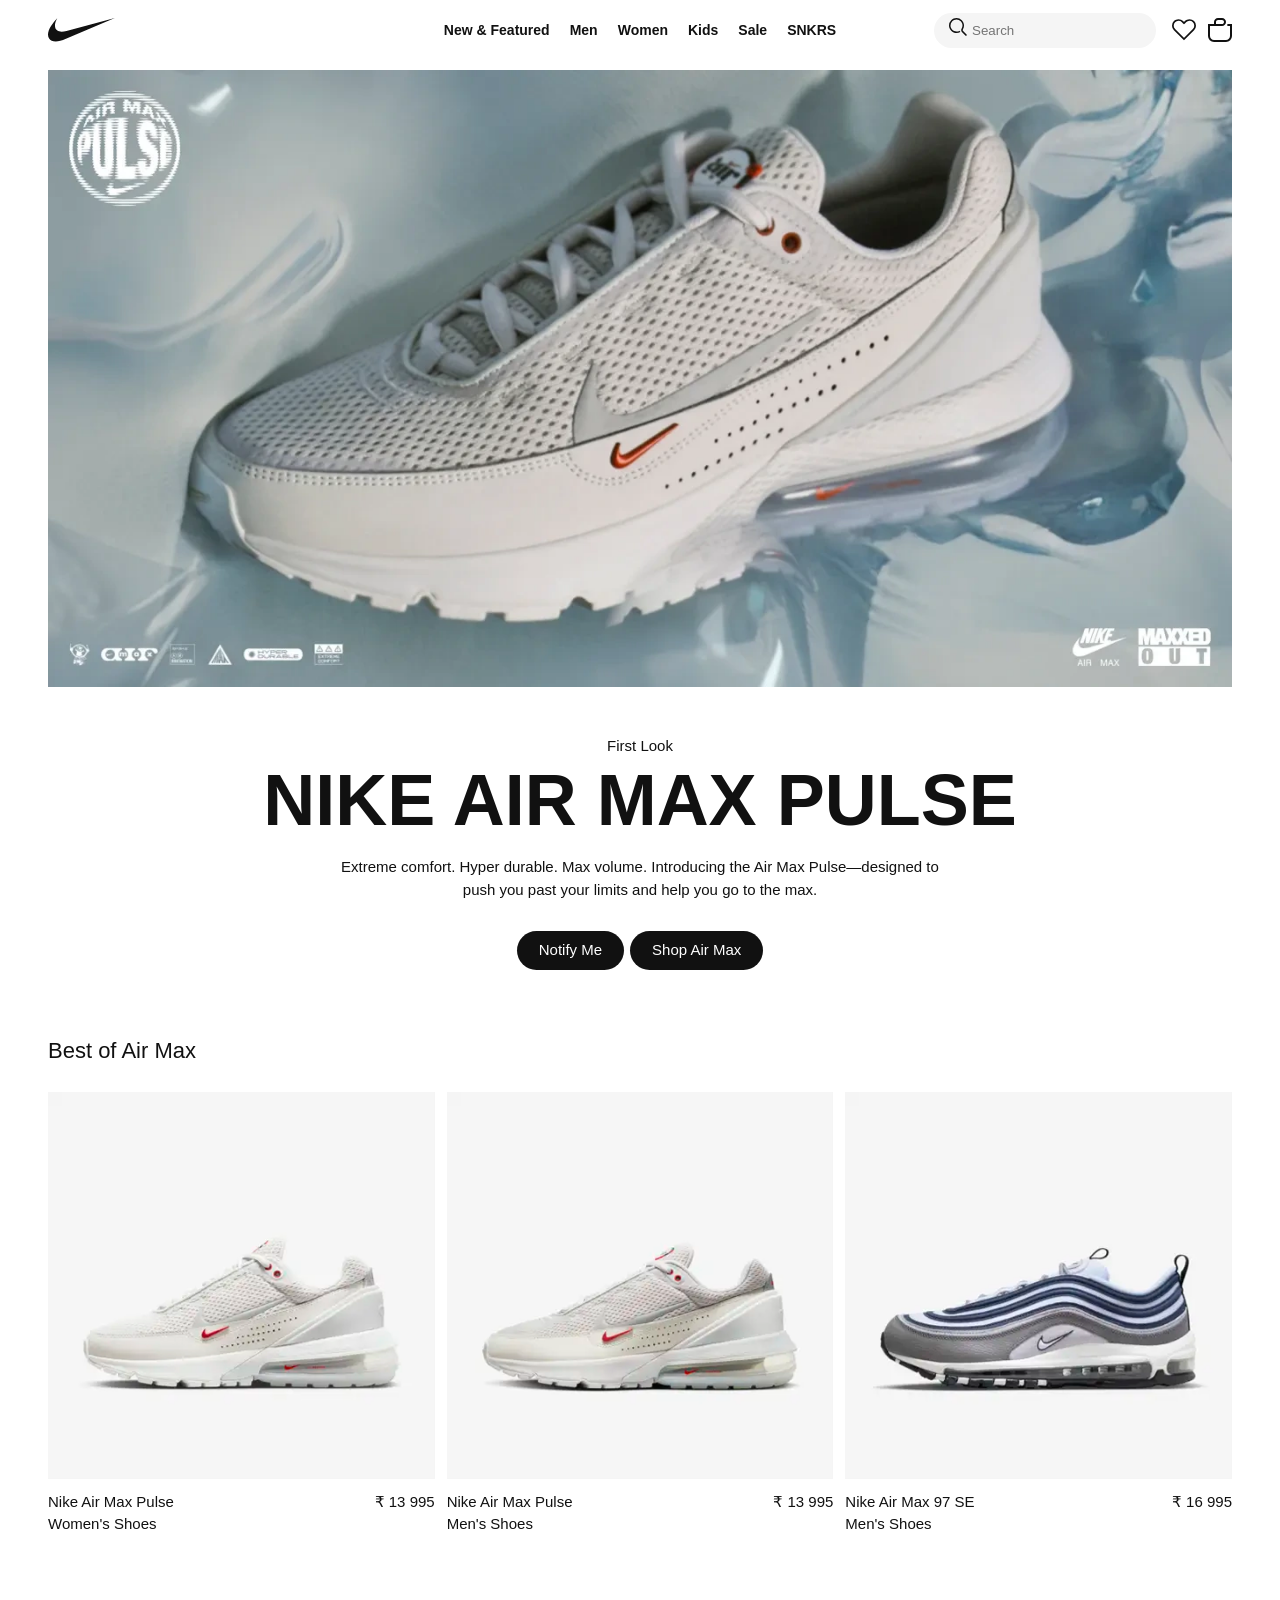
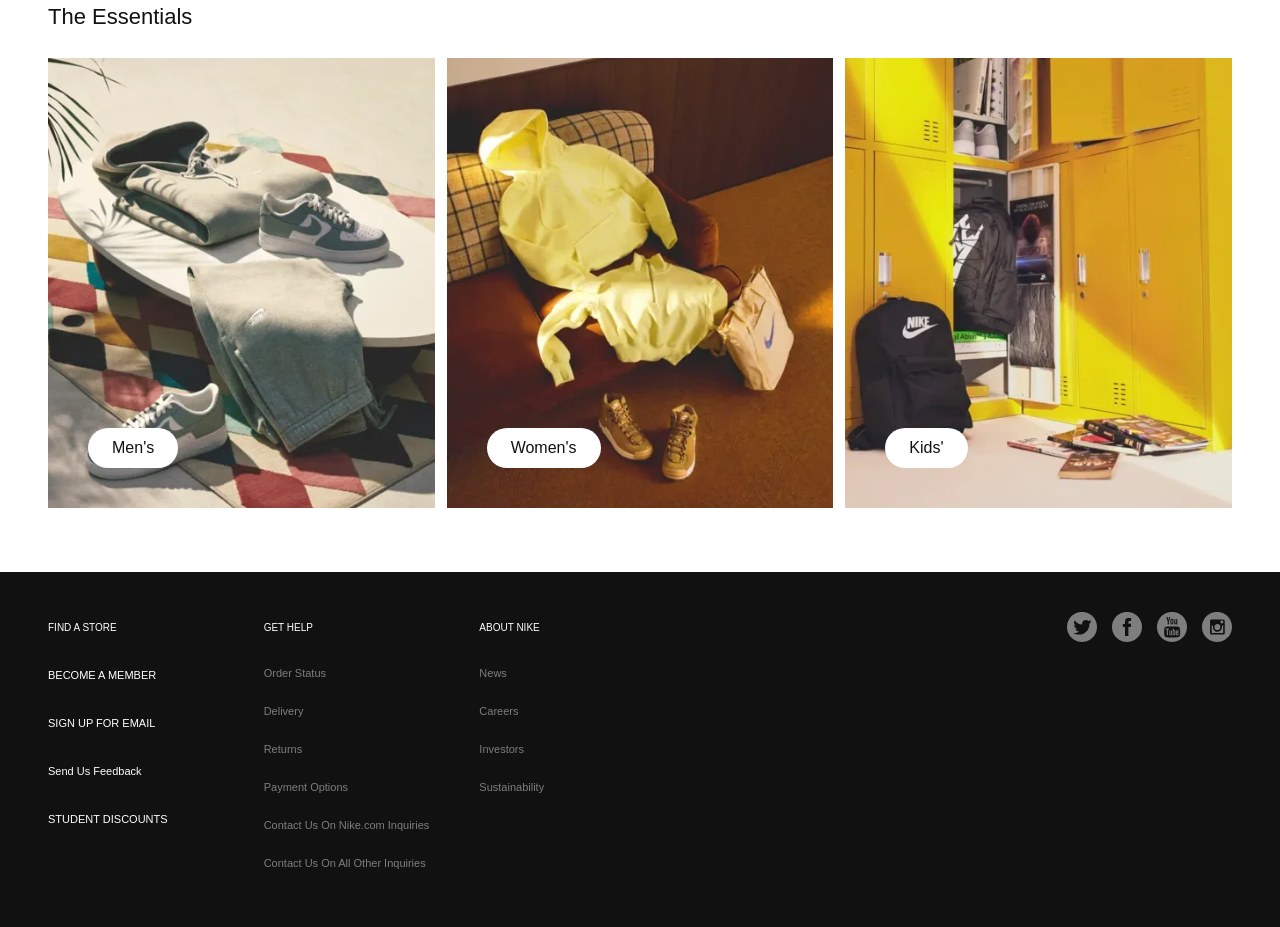
<file: проект/index.html>
<!DOCTYPE html>
<html lang="en">
<head>
	<meta charset="UTF-8">
	<meta name="viewport" content="width=device-width, initial-scale=1.0">
	<title>Nike</title>
	<link rel="stylesheet" href="css/style.css">
	<link rel="shortcut icon" href="img/nike_logo.svg" type="image/x-icon">
</head>
<body>

<header class="container">
	<a href="index.html" class="logo">
		<img src="img/nike_logo.svg" alt="Nike Logo">
	</a>
	<nav class="nav-links">
		<a href="#">New & Featured</a>
		<a href="shop.html">Men</a>
		<a href="#">Women</a>
		<a href="#">Kids</a>
		<a href="#">Sale</a>
		<a href="login.html">SNKRS</a>
	</nav>
	<div class="header-actions">
		<div class="search-bar">
			<label for="search">
				<img src="img/search_icon.svg" alt="🔍">
			</label>
			<input type="search" id="search" placeholder="Search">
		</div>
		<div class="icons">
			<img src="img/favorites_icon.svg" alt="♥️">
			<img src="img/shopping_bag_icon.svg" alt="👜">
		</div>
	</div>
</header>

<main>
	<div class="page-block hero">
		<div class="hero-img-container container">
			<img src="img/hero_air_max_pulse.webp" alt="Air Max Pulse Shoe Display">
		</div>
		<div class="hero-content container">
			<p >First Look</p>
			<h1 >Nike Air Max Pulse</h1>
			<p>Extreme comfort. Hyper durable. Max volume. Introducing the Air Max Pulse—designed to push you past your limits and help you go to the max.</p>
			<div class="btn-group">
				<a href="#" class="btn">Notify Me</a>
				<a href="#" class="btn">Shop Air Max</a>
			</div>
		</div>
	</div>

	<div class="page-block container">
		<h2 class="block-title uppercase">Best of Air Max</h2>
		<div class="grid product">
			<div class="card">
				<div class="img-wrapper">
					<img src="img/product_shoe_women_pulse.png" alt="Nike Air Max Pulse Women's">
				</div>
				<div class="info">
					<div class="details">
						<a href="#">Nike Air Max Pulse</a>
						<p>Women's Shoes</p>
					</div>
					<div class="price">₹ 13 995</div>
				</div>
			</div>
			<div class="card">
				<div class="img-wrapper">
					<img src="img/product_shoe_men_pulse.png" alt="Nike Air Max Pulse Men's">
				</div>
				<div class="info">
					<div class="details">
						<a href="#">Nike Air Max Pulse</a>
						<p>Men's Shoes</p>
					</div>
					<div class="price">₹ 13 995</div>
				</div>
			</div>
			<div class="card">
				<div class="img-wrapper">
					<img src="img/product_shoe_men_97.png" alt="Nike Air Max 97 SE">
				</div>
				<div class="info">
					<div class="details">
						<a href="#">Nike Air Max 97 SE</a>
						<p>Men's Shoes</p>
					</div>
					<div class="price">₹ 16 995</div>
				</div>
			</div>
		</div>
	</div>

	<div class="page-block container">
		<h2 class="block-title uppercase">The Essentials</h2>
		<div class="grid essentials">
			<div class="card essential-card">
				<img src="img/essential_mens_apparel.webp" alt="Men's Apparel">
				<a href="#" class="essential-btn">Men's</a>
			</div>
			<div class="card essential-card">
				<img src="img/essential_womens_apparel.webp" alt="Women's Apparel">
				<a href="#" class="essential-btn">Women's</a>
			</div>
			<div class="card essential-card">
				<img src="img/essential_kids_apparel.webp" alt="Kids' Apparel">
				<a href="#" class="essential-btn">Kids'</a>
			</div>
		</div>
	</div>
</main>

<footer>
	<div class="footer-content container">
		<div class="footer-links">
			<div class="footer-col">
				<h4 >FIND A STORE</h4>
				<ul>
					<li><h4 ><a href="#">BECOME A MEMBER</a></h4></li>
					<li><h4 ><a href="#">SIGN UP FOR EMAIL</a></h4></li>
					<li><h4><a href="#">Send Us Feedback</a></h4></li>
					<li><h4 ><a href="#">STUDENT DISCOUNTS</a></h4></li>
				</ul>
			</div>
			<div class="footer-col">
				<h4 >GET HELP</h4>
				<ul>
					<li><a href="#">Order Status</a></li>
					<li><a href="#">Delivery</a></li>
					<li><a href="#">Returns</a></li>
					<li><a href="#">Payment Options</a></li>
					<li><a href="#">Contact Us On Nike.com Inquiries</a></li>
					<li><a href="#">Contact Us On All Other Inquiries</a></li>
				</ul>
			</div>
			<div class="footer-col">
				<h4 >ABOUT NIKE</h4>
				<ul>
					<li><a href="#">News</a></li>
					<li><a href="#">Careers</a></li>
					<li><a href="#">Investors</a></li>
					<li><a href="#">Sustainability</a></li>
				</ul>
			</div>
		</div>
		<div class="social-icons">
			<a href="#" aria-label="Twitter">
				<img src="img/twitter.svg" alt="Twitter Logo">
			</a>
			<a href="#" aria-label="Facebook">
				<img src="img/facebook.svg" alt="Facebook Logo">
			</a>
			<a href="#" aria-label="YouTube">
				<img src="img/youtube.svg" alt="YouTube Logo">
			</a>
			<a href="#" aria-label="Instagram">
				<img src="img/instagram.svg" alt="Instagram Logo">
			</a>
		</div>
	</div>
</footer>

</body>
</html>
</file>
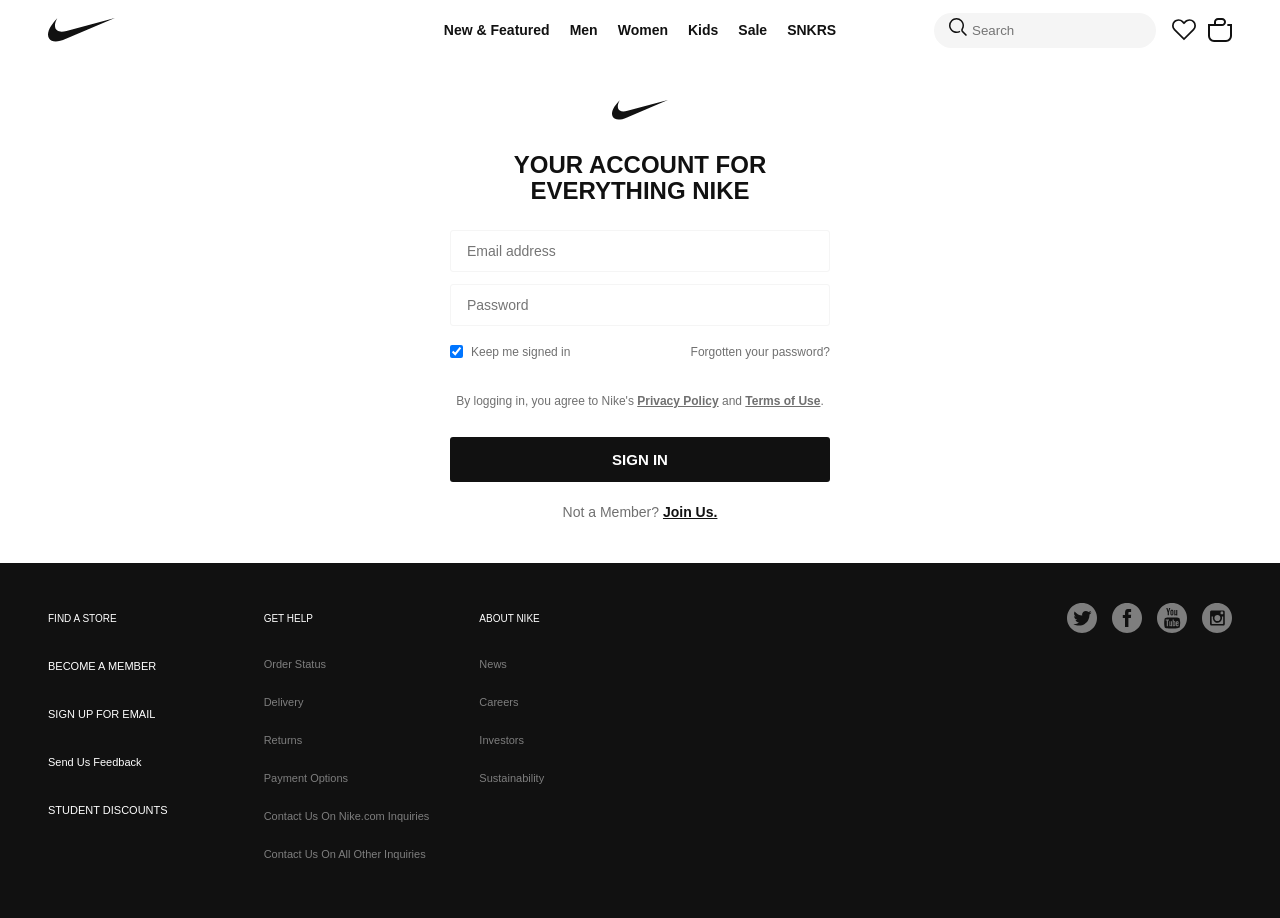
<file: проект/login.html>
<!DOCTYPE html>
<html lang="en">
<head>
  <meta charset="UTF-8">
  <meta name="viewport" content="width=device-width, initial-scale=1.0">
  <title>Nike - Login</title>
  <link rel="stylesheet" href="css/style.css">
  <link rel="shortcut icon" href="img/nike_logo.svg" type="image/x-icon">
</head>
<body>

<header class="container">
  <a href="index.html" class="logo">
    <img src="img/nike_logo.svg" alt="Nike Logo">
  </a>
  <nav class="nav-links">
    <a href="#">New & Featured</a>
    <a href="shop.html">Men</a>
    <a href="#">Women</a>
    <a href="#">Kids</a>
    <a href="#">Sale</a>
    <a href="login.html">SNKRS</a>
  </nav>
  <div class="header-actions">
    <div class="search-bar">
      <label for="search">
        <img src="img/search_icon.svg" alt="🔍">
      </label>
      <input type="search" id="search" placeholder="Search">
    </div>
    <div class="icons">
      <img src="img/favorites_icon.svg" alt="♥️">
      <img src="img/shopping_bag_icon.svg" alt="👜">
    </div>
  </div>
</header>

<main class="login-page">
  <div class="login-container">
    <img src="img/nike_logo.svg" alt="Nike" class="form-logo">
    <h2>YOUR ACCOUNT FOR EVERYTHING NIKE</h2>

    <form action="#" class="login-form">
      <input type="email" placeholder="Email address" required>
      <input type="password" placeholder="Password" required>

      <div class="form-help">
        <label class="checkbox-label">
          <input type="checkbox" checked>
          <span>Keep me signed in</span>
        </label>
        <a href="#">Forgotten your password?</a>
      </div>

      <p>
        By logging in, you agree to Nike's <a href="#">Privacy Policy</a> and <a href="#">Terms of Use</a>.
      </p>

      <button type="submit" class="btn-signin">SIGN IN</button>
    </form>

    <p>Not a Member? <a href="#">Join Us.</a></p>
  </div>
</main>

<footer>
  <div class="footer-content container">
    <div class="footer-links">
      <div class="footer-col">
        <h4 >FIND A STORE</h4>
        <ul>
          <li><h4 ><a href="#">BECOME A MEMBER</a></h4></li>
          <li><h4 ><a href="#">SIGN UP FOR EMAIL</a></h4></li>
          <li><h4><a href="#">Send Us Feedback</a></h4></li>
          <li><h4 ><a href="#">STUDENT DISCOUNTS</a></h4></li>
        </ul>
      </div>
      <div class="footer-col">
        <h4 >GET HELP</h4>
        <ul>
          <li><a href="#">Order Status</a></li>
          <li><a href="#">Delivery</a></li>
          <li><a href="#">Returns</a></li>
          <li><a href="#">Payment Options</a></li>
          <li><a href="#">Contact Us On Nike.com Inquiries</a></li>
          <li><a href="#">Contact Us On All Other Inquiries</a></li>
        </ul>
      </div>
      <div class="footer-col">
        <h4 >ABOUT NIKE</h4>
        <ul>
          <li><a href="#">News</a></li>
          <li><a href="#">Careers</a></li>
          <li><a href="#">Investors</a></li>
          <li><a href="#">Sustainability</a></li>
        </ul>
      </div>
    </div>
    <div class="social-icons">
      <a href="#" aria-label="Twitter"><img src="img/twitter.svg" alt="Twitter"></a>
      <a href="#" aria-label="Facebook"><img src="img/facebook.svg" alt="Facebook"></a>
      <a href="#" aria-label="YouTube"><img src="img/youtube.svg" alt="YouTube"></a>
      <a href="#" aria-label="Instagram"><img src="img/instagram.svg" alt="Instagram"></a>
    </div>
  </div>
</footer>

</body>
</html>
</file>
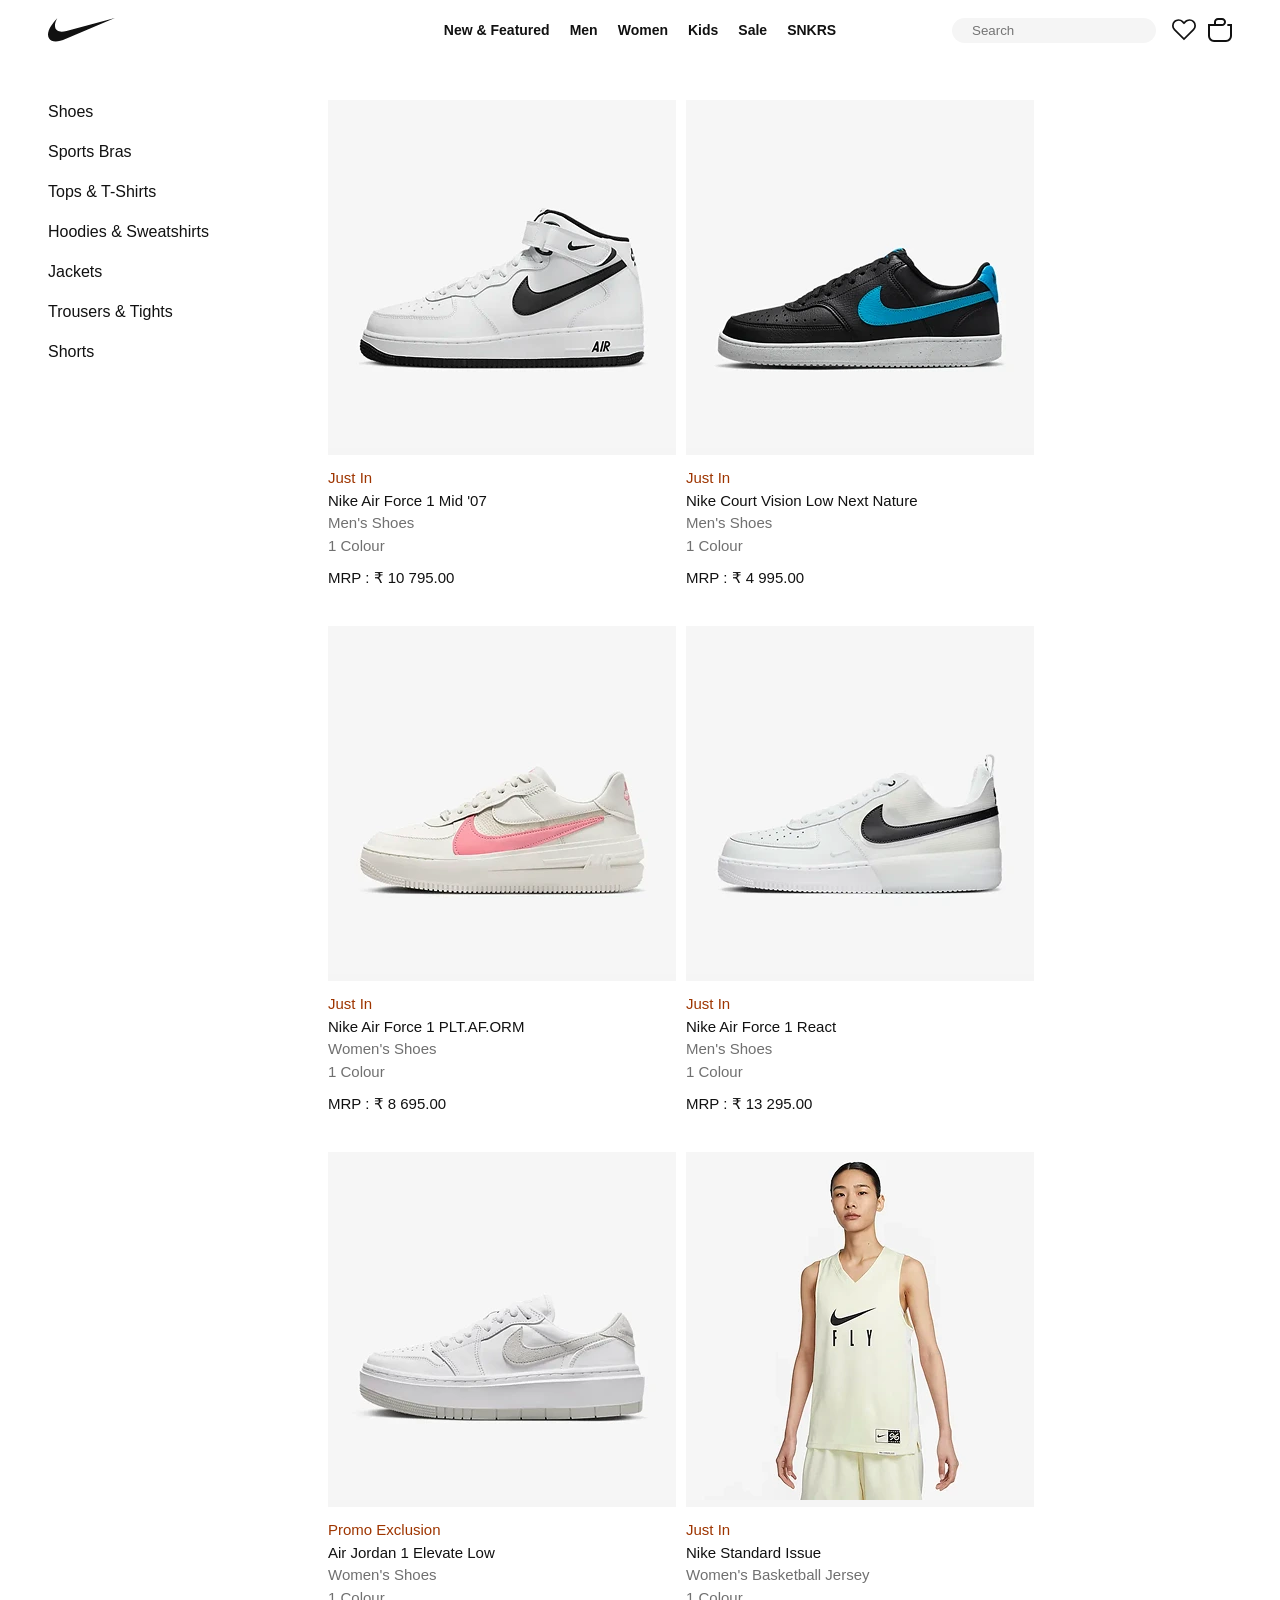
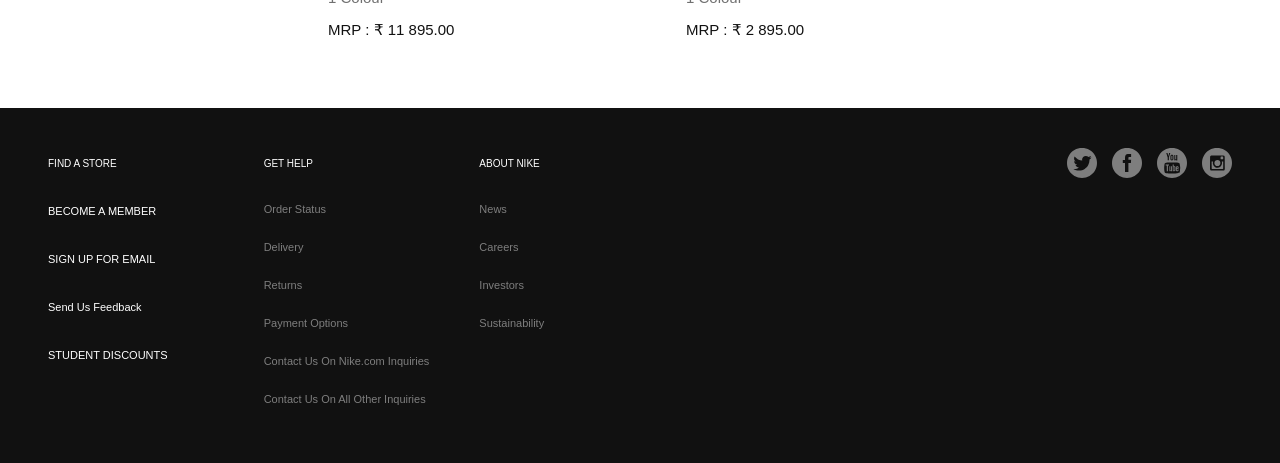
<file: проект/shop.html>
<!DOCTYPE html>
<html lang="en">
<head>
	<meta charset="UTF-8">
	<meta name="viewport" content="width=device-width, initial-scale=1.0">
	<title>Nike - Shop</title>
	<link rel="stylesheet" href="css/style.css">
	<link rel="shortcut icon" href="img/nike_logo.svg" type="image/x-icon">
</head>
<body>

<header class="container">
	<a href="index.html" class="logo">
		<img src="img/nike_logo.svg" alt="Nike Logo">
	</a>
	<nav class="nav-links">
		<a href="#">New & Featured</a>
		<a href="shop.html">Men</a>
		<a href="#">Women</a>
		<a href="#">Kids</a>
		<a href="#">Sale</a>
		<a href="login.html">SNKRS</a>
	</nav>
	<div class="header-actions">
		<div class="search-bar">
			<input type="search" placeholder="Search">
		</div>
		<div class="icons">
			<img src="img/favorites_icon.svg" alt="Favorites">
			<img src="img/shopping_bag_icon.svg" alt="Cart">
		</div>
	</div>
</header>

<main class="container shop-layout">
	<aside class="sidebar">
		<ul>
			<li><a href="#">Shoes</a></li>
			<li><a href="#">Sports Bras</a></li>
			<li><a href="#">Tops & T-Shirts</a></li>
			<li><a href="#">Hoodies & Sweatshirts</a></li>
			<li><a href="#">Jackets</a></li>
			<li><a href="#">Trousers & Tights</a></li>
			<li><a href="#">Shorts</a></li>
		</ul>
	</aside>

	<section class="shop-list">
		<div class="shop-card">
			<div class="shop-img-wrapper">
				<img src="img/product_shoe_air_force_1_mid.webp" alt="Nike Air Force 1">
			</div>
			<div class="shop-info">
				<p class="promo-text">Just In</p>
				<p class="shop-title">Nike Air Force 1 Mid '07</p>
				<p class="shop-category">Men's Shoes</p>
				<p class="shop-colors">1 Colour</p>
				<p class="shop-price">MRP : ₹ 10 795.00</p>
			</div>
		</div>

		<div class="shop-card">
			<div class="shop-img-wrapper">
				<img src="img/product_shoe_court_vision.webp" alt="Nike Court Vision">
			</div>
			<div class="shop-info">
				<p class="promo-text">Just In</p>
				<p class="shop-title">Nike Court Vision Low Next Nature</p>
				<p class="shop-category">Men's Shoes</p>
				<p class="shop-colors">1 Colour</p>
				<p class="shop-price">MRP : ₹ 4 995.00</p>
			</div>
		</div>

		<div class="shop-card">
			<div class="shop-img-wrapper">
				<img src="img/product_shoe_air_force_1_plt.webp" alt="Nike PLT.AF.ORM">
			</div>
			<div class="shop-info">
				<p class="promo-text">Just In</p>
				<p class="shop-title">Nike Air Force 1 PLT.AF.ORM</p>
				<p class="shop-category">Women's Shoes</p>
				<p class="shop-colors">1 Colour</p>
				<p class="shop-price">MRP : ₹ 8 695.00</p>
			</div>
		</div>

		<div class="shop-card">
			<div class="shop-img-wrapper">
				<img src="img/product_shoe_air_force_1_react.webp" alt="Nike React">
			</div>
			<div class="shop-info">
				<p class="promo-text">Just In</p>
				<p class="shop-title">Nike Air Force 1 React</p>
				<p class="shop-category">Men's Shoes</p>
				<p class="shop-colors">1 Colour</p>
				<p class="shop-price">MRP : ₹ 13 295.00</p>
			</div>
		</div>

		<div class="shop-card">
			<div class="shop-img-wrapper">
				<img src="img/product_shoe_jordan_1_elevate.webp" alt="Jordan Elevate">
			</div>
			<div class="shop-info">
				<p class="promo-text">Promo Exclusion</p>
				<p class="shop-title">Air Jordan 1 Elevate Low</p>
				<p class="shop-category">Women's Shoes</p>
				<p class="shop-colors">1 Colour</p>
				<p class="shop-price">MRP : ₹ 11 895.00</p>
			</div>
		</div>

		<div class="shop-card">
			<div class="shop-img-wrapper">
				<img src="img/product_apparel_standard_issue.webp" alt="Nike Jersey">
			</div>
			<div class="shop-info">
				<p class="promo-text">Just In</p>
				<p class="shop-title">Nike Standard Issue</p>
				<p class="shop-category">Women's Basketball Jersey</p>
				<p class="shop-colors">1 Colour</p>
				<p class="shop-price">MRP : ₹ 2 895.00</p>
			</div>
		</div>
	</section>
</main>

<footer>
	<div class="footer-content container">
		<div class="footer-links">
			<div class="footer-col">
				<h4 >FIND A STORE</h4>
				<ul>
					<li><h4 ><a href="#">BECOME A MEMBER</a></h4></li>
					<li><h4 ><a href="#">SIGN UP FOR EMAIL</a></h4></li>
					<li><h4><a href="#">Send Us Feedback</a></h4></li>
					<li><h4 ><a href="#">STUDENT DISCOUNTS</a></h4></li>
				</ul>
			</div>
			<div class="footer-col">
				<h4 >GET HELP</h4>
				<ul>
					<li><a href="#">Order Status</a></li>
					<li><a href="#">Delivery</a></li>
					<li><a href="#">Returns</a></li>
					<li><a href="#">Payment Options</a></li>
					<li><a href="#">Contact Us On Nike.com Inquiries</a></li>
					<li><a href="#">Contact Us On All Other Inquiries</a></li>
				</ul>
			</div>
			<div class="footer-col">
				<h4 >ABOUT NIKE</h4>
				<ul>
					<li><a href="#">News</a></li>
					<li><a href="#">Careers</a></li>
					<li><a href="#">Investors</a></li>
					<li><a href="#">Sustainability</a></li>
				</ul>
			</div>
		</div>
		<div class="social-icons">
			<a href="#" aria-label="Twitter">
				<img src="img/twitter.svg" alt="Twitter Logo">
			</a>
			<a href="#" aria-label="Facebook">
				<img src="img/facebook.svg" alt="Facebook Logo">
			</a>
			<a href="#" aria-label="YouTube">
				<img src="img/youtube.svg" alt="YouTube Logo">
			</a>
			<a href="#" aria-label="Instagram">
				<img src="img/instagram.svg" alt="Instagram Logo">
			</a>
		</div>
	</div>
</footer>

</body>
</html>
</file>
<file: проект/css/style.css>
* {
  margin: 0;
  padding: 0;
  box-sizing: border-box;
}

html, body {
  height: 100%;
}

body {
  font-family: "Helvetica Neue", Helvetica, Arial, sans-serif;
  font-weight: 500;
  background-color: #ffffff;
  color: #111111;
  line-height: 1.5;
  display: flex;
  flex-direction: column;
}

main {
  flex: 1 0 auto;
}

footer {
  flex-shrink: 0;
  background-color: #111111;
  color: #ffffff;
  padding-top: 40px;
  padding-bottom: 40px;
}

.container {
  width: 100%;
  max-width: 1440px;
  margin: 0 auto;
  padding-inline: 48px;
}

a {
  text-decoration: none;
  color: inherit;
}

ul {
  list-style: none;
}

header {
  display: flex;
  align-items: center;
  min-height: 60px;
  padding-inline: 48px;
}

.logo {
  flex: 1;
  display: flex;
  justify-content: flex-start;
}
.logo img {
  height: 24px;
}

.nav-links {
  flex: 0 1 auto;
  display: none;
  justify-content: center;
  white-space: nowrap;
}

.header-actions {
  flex: 1;
  display: flex;
  justify-content: flex-end;
  align-items: center;
  gap: 16px;
}

.search-bar {
  display: none;
}

.icons {
  display: flex;
  gap: 12px;
}
.icons img {
  width: 24px;
  height: 24px;
}

.footer-links {
  display: grid;
  grid-template-columns: 1fr;
  gap: 30px;
}

.footer-col h4 {
  font-size: 10px;
  line-height: 32px;
  font-weight: 400;
  margin-bottom: 15px;
}
.footer-col h4 a {
  color: #ffffff;
  line-height: 32px;
}
.footer-col li {
  margin-bottom: 10px;
}
.footer-col a {
  color: #7e7e7e;
  line-height: 28px;
  font-size: 11px;
}

.social-icons {
  display: flex;
  gap: 15px;
  margin-top: 30px;
}
.social-icons img {
  width: 30px;
  height: 30px;
}

@media (min-width: 768px) {
  .nav-links {
    display: flex;
    gap: 20px;
    font-size: 14px;
    font-weight: 600;
  }
  .search-bar {
    display: flex;
    background-color: #f5f5f5;
    padding: 5px 15px;
    border-radius: 20px;
    align-items: center;
  }
  .search-bar input {
    border: none;
    background: transparent;
    padding-left: 5px;
    outline: none;
  }
  .search-bar img {
    width: 18px;
  }
  .footer-content {
    display: flex;
    justify-content: space-between;
  }
  .footer-links {
    grid-template-columns: repeat(3, 1fr);
    gap: 50px;
  }
  .social-icons {
    margin-top: 0;
  }
}
.page-block {
  margin-bottom: 64px;
}

.hero {
  margin-top: 10px;
}

.hero-img-container img {
  width: 100%;
  display: block;
}

.hero-content {
  text-align: center;
  padding-top: 48px;
  max-width: 850px;
  margin: 0 auto;
}
.hero-content p {
  font-size: 15px;
  font-weight: 500;
  margin-inline: 60px;
}
.hero-content p:nth-of-type(2) {
  margin-bottom: 30px;
  line-height: 1.5;
}
.hero-content h1 {
  font-size: 40px;
  line-height: 1.1;
  margin-block: 4px 16px;
  text-transform: uppercase;
  font-weight: 600;
}

.btn-group {
  display: flex;
  justify-content: center;
  gap: 6px;
}

.btn {
  background-color: #111111;
  color: #ffffff;
  padding: 8px 22px;
  border-radius: 30px;
  font-size: 15px;
  font-weight: 500;
}

.block-title {
  font-size: 22px;
  margin-bottom: 25px;
  font-weight: 500;
}

.grid {
  display: grid;
  grid-template-columns: 1fr;
  gap: 12px;
}

.img-wrapper {
  background-color: #f5f5f5;
  aspect-ratio: 1/1;
  overflow: hidden;
}
.img-wrapper img {
  width: 100%;
  height: 100%;
  object-fit: cover;
}

.essential-card {
  position: relative;
  background-color: #f5f5f5;
  height: 450px;
  overflow: hidden;
}
.essential-card img {
  width: 100%;
  height: 100%;
  object-fit: cover;
}

.essential-btn {
  position: absolute;
  bottom: 40px;
  left: 40px;
  background-color: #ffffff;
  color: #111111;
  padding: 8px 24px;
  border-radius: 20px;
  font-weight: 500;
}

.info {
  display: flex;
  justify-content: space-between;
  font-size: 15px;
  margin-top: 12px;
  font-weight: 500;
}
.info span:last-child {
  color: #111111;
}
.info + p {
  color: #707070;
  font-size: 15px;
}

@media (min-width: 480px) {
  .hero-content h1 {
    font-size: 52px;
  }
  .grid {
    grid-template-columns: repeat(2, 1fr);
  }
}
@media (min-width: 768px) {
  .hero-content h1 {
    font-size: 72px;
  }
  .grid {
    grid-template-columns: repeat(3, 1fr);
  }
}
.shop-layout {
  display: flex;
  gap: 40px;
  margin-block: 40px;
}

.sidebar {
  display: none;
  width: 240px;
  flex-shrink: 0;
}
.sidebar li {
  margin-bottom: 16px;
  font-weight: 500;
}

.shop-list {
  display: flex;
  max-width: 1064px;
  flex-wrap: wrap;
  gap: 10px;
  justify-content: center;
  align-content: flex-start;
}

.shop-card {
  width: 348px;
  max-height: 456px;
  margin-bottom: 60px;
  flex-shrink: 0;
}

.shop-img-wrapper {
  background-color: #f5f5f5;
  width: 100%;
  overflow: hidden;
  margin-bottom: 12px;
}
.shop-img-wrapper img {
  width: 348px;
  height: 348px;
  object-fit: cover;
}

.promo-text {
  color: #9e3500;
  font-size: 15px;
  font-weight: 500;
}

.shop-title {
  font-weight: 500;
  font-size: 15px;
}

.shop-category, .shop-colors {
  color: #707070;
  font-size: 15px;
}

.shop-price {
  font-weight: 500;
  font-size: 15px;
  margin-top: 10px;
}

@media (min-width: 480px) {
  .shop-list {
    justify-content: flex-start;
  }
}
@media (min-width: 768px) {
  .sidebar {
    display: block;
  }
}
.login-page {
  display: flex;
  justify-content: center;
  align-items: center;
  padding: 40px 15px;
}

.login-container {
  max-width: 380px;
  width: 100%;
  text-align: center;
}
.login-container .form-logo {
  height: 20px;
  margin-bottom: 25px;
}
.login-container h2 {
  font-size: 24px;
  font-weight: 700;
  line-height: 1.1;
  margin-bottom: 25px;
  color: #111111;
}
.login-container p {
  font-size: 14px;
  color: #707070;
}
.login-container p a {
  color: #111111;
  text-decoration: underline;
  font-weight: 600;
}

.login-form {
  display: flex;
  flex-direction: column;
  gap: 12px;
}
.login-form input[type=email],
.login-form input[type=password] {
  padding: 12px 16px;
  border: 1px solid #f5f5f5;
  border-radius: 3px;
  font-size: 14px;
  outline: none;
}
.login-form input[type=email]:focus,
.login-form input[type=password]:focus {
  border-color: #111111;
}
.login-form .form-help {
  display: flex;
  justify-content: space-between;
  align-items: center;
  font-size: 12px;
  color: #707070;
  margin: 5px 0;
}
.login-form .form-help .checkbox-label {
  display: flex;
  align-items: center;
  gap: 8px;
  cursor: pointer;
}
.login-form p {
  font-size: 12px;
  color: #707070;
  margin: 15px 0;
  line-height: 1.4;
}
.login-form p a {
  text-decoration: underline;
  color: #707070;
}
.login-form .btn-signin {
  background-color: #111111;
  color: #ffffff;
  border: none;
  padding: 14px;
  font-weight: 600;
  font-size: 15px;
  border-radius: 3px;
  cursor: pointer;
  margin-bottom: 20px;
}
</file>
